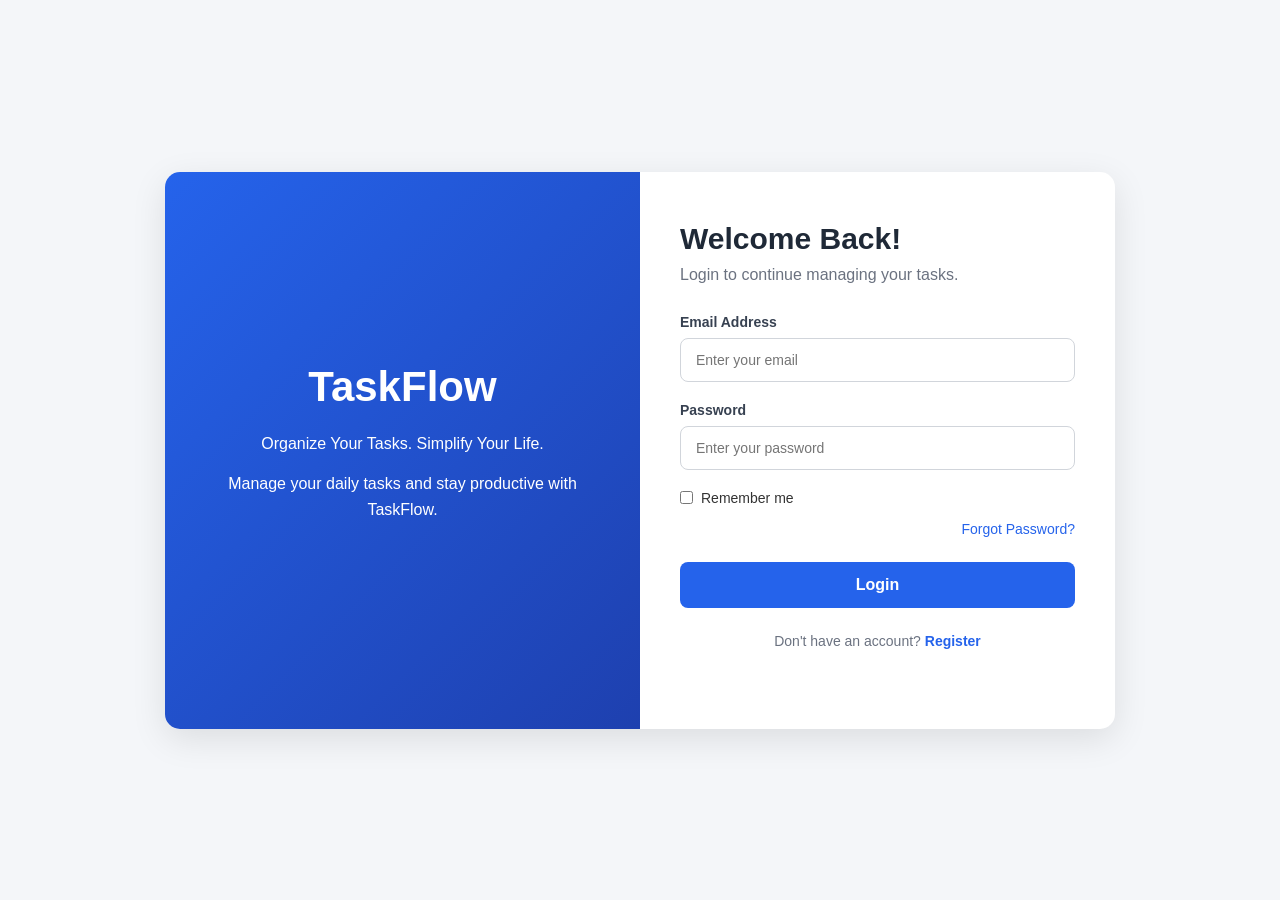
<file: index.html>
<!doctype html>
<html lang="en">
  <head>
    <meta charset="UTF-8" />
    <meta name="viewport" content="width=device-width, initial-scale=1.0" />

    <title>TaskFlow - Login</title>

    <link rel="stylesheet" href="css/style.css" />
  </head>

  <body>
    <main class="auth-container">
      <section class="branding">
        <h1>TaskFlow</h1>

        <p>Organize Your Tasks. Simplify Your Life.</p>

        <p>Manage your daily tasks and stay productive with TaskFlow.</p>
      </section>

      <section class="login-section">
        <h2>Welcome Back!</h2>

        <p>Login to continue managing your tasks.</p>

        <form action="#" method="post">
          <div class="form-group">
            <label for="email">Email Address</label>

            <input
            class="email"
              type="email"
              id="email"
              name="email"
              placeholder="Enter your email"
              required
            />
          </div>

          <div class="form-group">
            <label for="password">Password</label>

            <input
            class="password"
              type="password"
              id="password"
              name="password"
              placeholder="Enter your password"
              required
            />
          </div>

          <div class="remember-me">
            <input type="checkbox" id="remember" name="remember" class="checkbox" />

            <label for="remember">Remember me</label>
          </div>

          <a href="#" class="forgot-password"> Forgot Password? </a>

          <button type="submit" class="login-btn">Login</button>
        </form>

        <p class="register-link">
          Don't have an account?
          <a href="register.html">Register</a>
        </p>
      </section>
    </main>
    <script src="index.js"></script>
  </body>
</html>
</file>
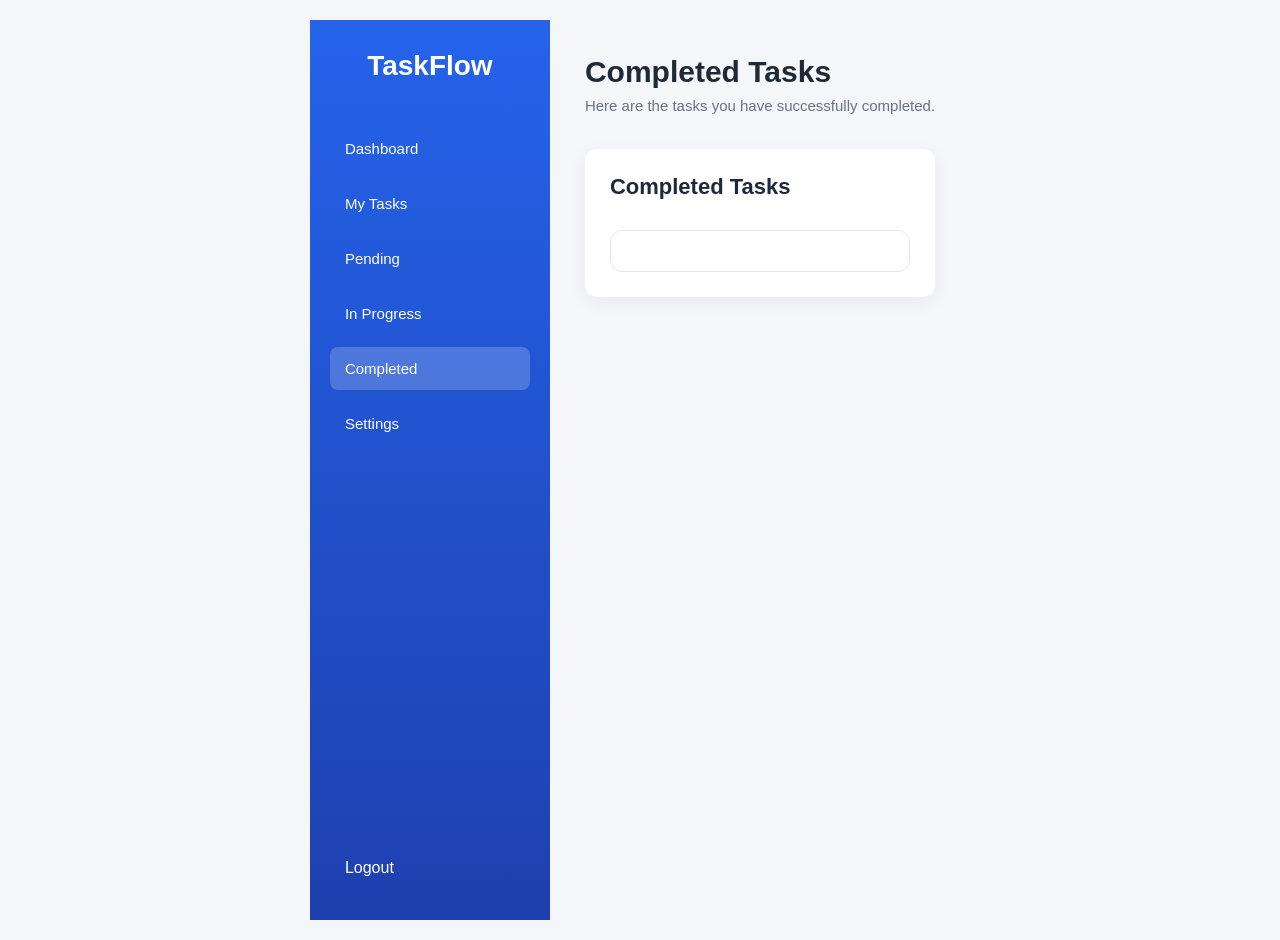
<file: completed.html>
<!DOCTYPE html>
<html lang="en">

<head>
    <meta charset="UTF-8">
    <meta name="viewport" content="width=device-width, initial-scale=1.0">

    <title>TaskFlow - Completed Tasks</title>

    <link rel="stylesheet" href="css/style.css">
</head>

<body>

    <div class="dashboard-container">

        <!-- Sidebar -->
        <aside class="sidebar">

            <h2 class="logo">TaskFlow</h2>

            <nav class="sidebar-nav">

                <a href="dashboard.html">Dashboard</a>
                <a href="tasks.html">My Tasks</a>
                <a href="pending.html">Pending</a>
                <a href="in-progress.html">In Progress</a>
                <a href="completed.html" class="active">Completed</a>
                <a href="settings.html">Settings</a></nav>

            <a href="index.html" class="logout-link">
                Logout
            </a>

        </aside>


        <!-- Main Content -->
        <main class="dashboard-main">

            <!-- Header -->
            <header class="dashboard-header">

                <div>
                    <h1>Completed Tasks</h1>

                    <p>
                        Here are the tasks you have successfully completed.
                    </p>
                </div>

            </header>


            <!-- Completed Tasks -->
            <section class="tasks-section">

                <div class="tasks-header">

                    <h2>Completed Tasks</h2>

                </div>

                <!-- Task 1 -->
                <div class="task-item">

                    <!-- <div class="task-info">

                        <h3>Design TaskFlow Dashboard</h3>

                        <p class="task-description">
                            Complete the layout and styling of the TaskFlow dashboard.
                        </p>

                        <div class="task-details">
                            <span class="priority high">Priority: High</span>
                            <span class="task-status completed-status">Status: Completed</span>
                            <span>Category: Work</span>
                            <span>Due Date: Oct 3, 2026</span>
                            <span Due Time: 6:00 PM</span>
                        </div>
                    </div> -->
                  </div>

                </div>

            </section>

        </main>

    </div>



    <script>

const Todolist = JSON.parse(localStorage.getItem('Todolists')) || [];

        Todolist.forEach((task) => {

            if(task.status === 'completed'){

                const taskItem = document.createElement('div');
                taskItem.classList.add('task-item');

                taskItem.innerHTML = `
                    <div class="task-info">
                        <h3>${task.title}</h3>
                        <p>${task.description}</p>
                        <div class="task-details">
                            <span class="priority ${task.priority}">Priority: ${task.priority.charAt(0).toUpperCase() + task.priority.slice(1)}</span>
                            <span class="task-status completed-status">Status: ${task.status.charAt(0).toUpperCase() + task.status.slice(1)}</span>
                            <span>Category: ${task.category.charAt(0).toUpperCase() + task.category.slice(1)}</span>
                            <span>Due Date: ${new Date(task.dueDate).toLocaleDateString()}</span>
                            <span>Due Time: ${task.dueTime}</span>
                        </div>
                    </div>
                `;

                document.querySelector('.tasks-section').appendChild(taskItem);
            }
            





        });



    </script>
</body>

</html>
</file>
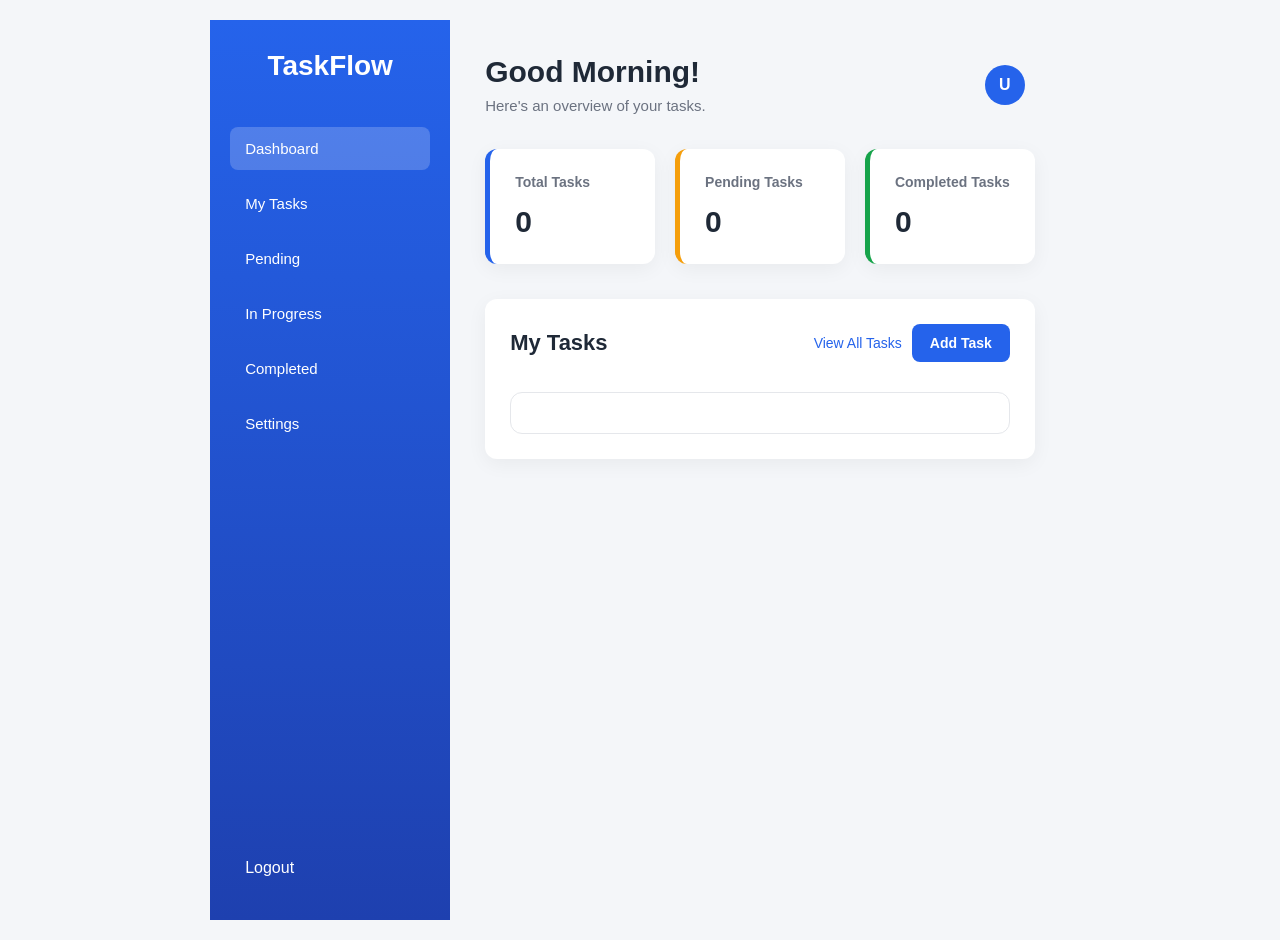
<file: dashboard.html>
<!doctype html>
<html lang="en">
  <head>
    <meta charset="UTF-8" />

    <meta name="viewport" content="width=device-width, initial-scale=1.0" />

    <title>TaskFlow - Dashboard</title>

    <link rel="stylesheet" href="css/style.css" />
  </head>

  <body>
    <!-- Main Dashboard Layout -->
    <div class="dashboard-container">
      <!-- Sidebar -->
      <aside class="sidebar">
        <h2 class="logo">TaskFlow</h2>

        <nav class="sidebar-nav">
          <a href="#" class="active">Dashboard</a>
          <a href="tasks.html" class="sidebar-link">My Tasks</a>
          <a href="pending.html" class="sidebar-link"> Pending</a>
          <a href="in-progress.html" class="sidebar-link">In Progress </a>
          <a href="completed.html">Completed</a>
          <a href="settings.html">Settings</a>
        </nav>

        <a href="index.html" class="logout-link"> Logout </a>
      </aside>

      <!-- Main Content -->
      <main class="dashboard-main">
        <!-- Top Header -->
        <header class="dashboard-header">
          <div>
            <h1>Good Morning!</h1>

            <p>Here's an overview of your tasks.</p>
          </div>

          <div class="user-profile">
            <span class="profile-icon">U</span>

            <span class="Username">Username</span>
          </div>
        </header>

        <!-- Statistics Cards -->
        <section class="stats-container">
          <div class="stat-card">
            <h3>Total Tasks</h3>

            <p id="Total">12</p>
          </div>

          <div class="stat-card pending">
            <h3>Pending Tasks</h3>

            <p id="pending">5</p>
          </div>

          <div class="stat-card completed">
            <h3>Completed Tasks</h3>

            <p id="completed">7</p>

          </div>

        </section>

        <!-- Tasks Section -->
        <section class="tasks-section">
        <div class="tasks-header">

        <h2>My Tasks</h2>

        <div class="task-header-actions">

        <a href="tasks.html" class="view-all-btn">
            View All Tasks
        </a>

        <a href="task.html" class="add-task-btn">
             Add Task
        </a>

       </div>

     </div>

          <div class="task-item">

            <!-- <div class="task-info">

              <h3>Complete My Project</h3>

              <p class="task-description">
                Check if my codes are correct and ready to be hosted.
                
              </p>

              <div class="task-details">
                <span class="priority high"> Priority: High </span>

                <span class="task-status pending-status">
                  Status: Pending
                </span>

                <span> Category: School </span>

                <span> Due Date: Oct 5, 2026 </span>

                <span> Due Time: 5:00 PM </span>
              </div>

            </div> -->

          </div>

          <!-- Task 2 -->
          <!-- <div class="task-item">
            <div class="task-info">
              <h3>Buy Garri</h3>

              <p class="task-description">
                Review if my Garri is still intact and much
              </p>

              <div class="task-details">
                <span class="priority medium">Priority: Medium</span>
                <span class="task-status progress-status"
                  >Status: In Progress</span
                >
                <span>Category: Personal</span>
                <span>Due Date: Oct 7, 2026</span>
                <span>Due Time: 3:00 PM</span>

              </div>

            </div>

          </div> -->

        </section>

      </main>

    </div>

    <script src="dashboard.js"></script>
  </body>
</html>
</file>
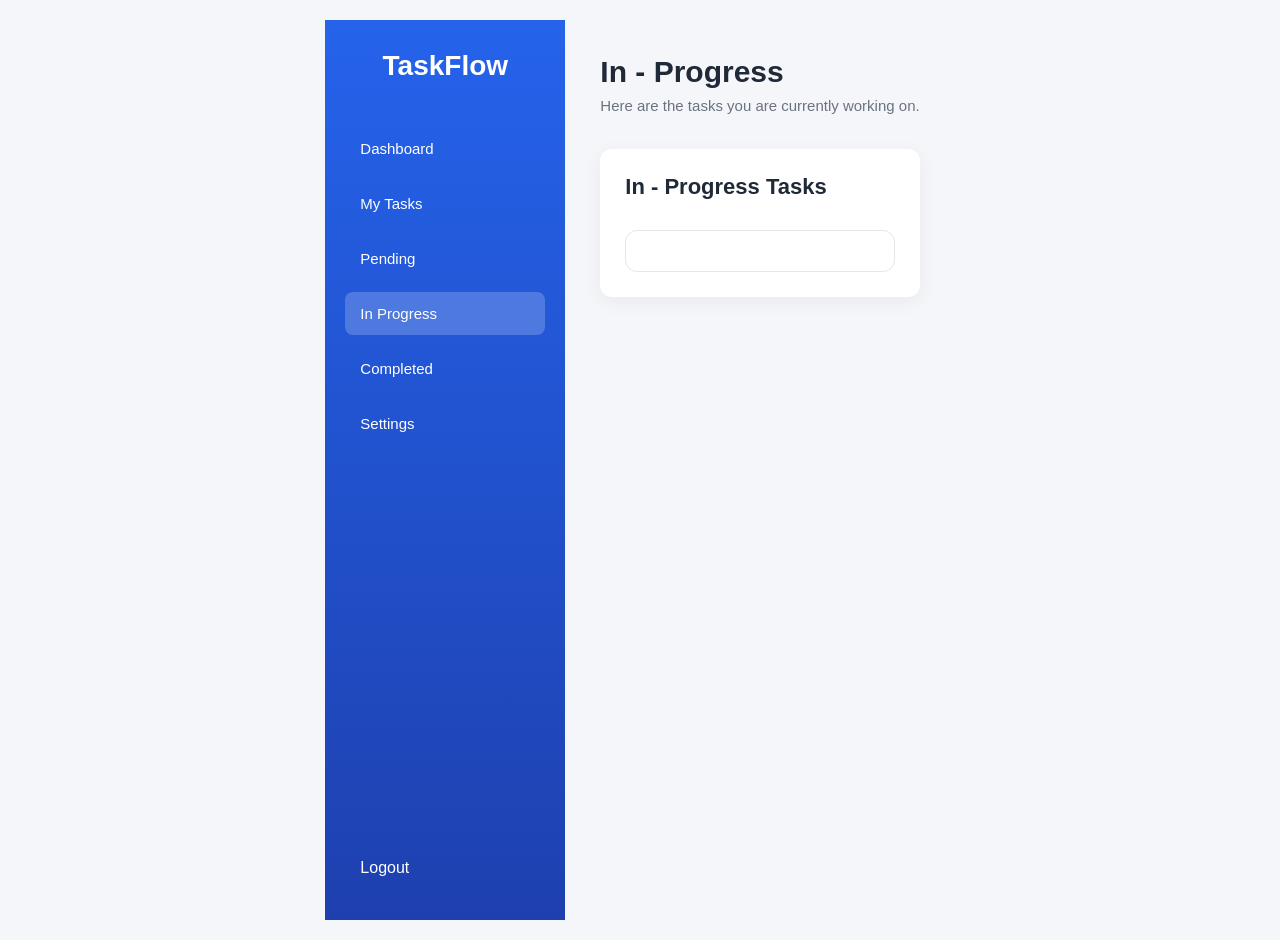
<file: in-progress.html>
<!DOCTYPE html>
<html lang="en">

<head>
    <meta charset="UTF-8">
    <meta name="viewport" content="width=device-width, initial-scale=1.0">

    <title>TaskFlow - In Progress</title>

    <link rel="stylesheet" href="css/style.css">
</head>

<body>

    <div class="dashboard-container">

        <aside class="sidebar">

            <h2 class="logo">TaskFlow</h2>

            <nav class="sidebar-nav">

            <a href="dashboard.html">Dashboard</a>
            <a href="tasks.html">My Tasks</a>
            <a href="pending.html">Pending</a>
            <a href="in-progress.html" class="active">In Progress</a>
            <a href="completed.html">Completed</a>
            <a href="settings.html">Settings</a>

            </nav>

            <a href="index.html" class="logout-link">
                Logout
            </a>

        </aside>


        <!-- Main Content -->
        <main class="dashboard-main">

            <!-- Header -->
            <header class="dashboard-header">

                <div>
                    <h1>In - Progress</h1>

                    <p>
                        Here are the tasks you are currently working on.
                    </p>
                </div>

            </header>


            <!-- In Progress Tasks -->
            <section class="tasks-section">

                <div class="tasks-header">

                    <h2>In - Progress Tasks</h2>

                </div>


                <!-- In Progress Task -->
                <div class="task-item">

                    <!-- <div class="task-info">

                        <h3>Buy Garri</h3>

                        <p>
                            Review if my Garri is still intact and much.
                        </p>

                         <div class="task-details">
                            <span class="priority medium">Medium: medium</span>
                            <span class="task-status progress-status">Status:In - Progress</span>
                            <span>Category: School</span>
                            <span>Due Date: Oct 7, 2026</span>
                            <span>Due Time: 3:00 PM</span>
                        </div>

                    </div> -->

                </div>

            </section>

        </main>

    </div>
    <script>

const Todolist = JSON.parse(localStorage.getItem('Todolists')) || [];

 Todolist.forEach((task) => {

            if(task.status === 'in-progress') {

                const taskItem = document.createElement('div');
                taskItem.classList.add('task-item');

                taskItem.innerHTML = `
                    <div class="task-info">
                        <h3>${task.title}</h3>
                        <p>${task.description}</p>
                        <div class="task-details">
                            <span class="priority ${task.priority}">Priority: ${task.priority.charAt(0).toUpperCase() + task.priority.slice(1)}</span>
                            <span class="task-status pending-status">Status: ${task.status.charAt(0).toUpperCase() + task.status.slice(1)}</span>
                            <span>Category: ${task.category.charAt(0).toUpperCase() + task.category.slice(1)}</span>
                            <span>Due Date: ${new Date(task.dueDate).toLocaleDateString()}</span>
                            <span>Due Time: ${task.dueTime}</span>
                        </div>
                    </div>
                `;

                document.querySelector('.tasks-section').appendChild(taskItem);
            }
            





        });








    </script>

</body>

</html>
</file>
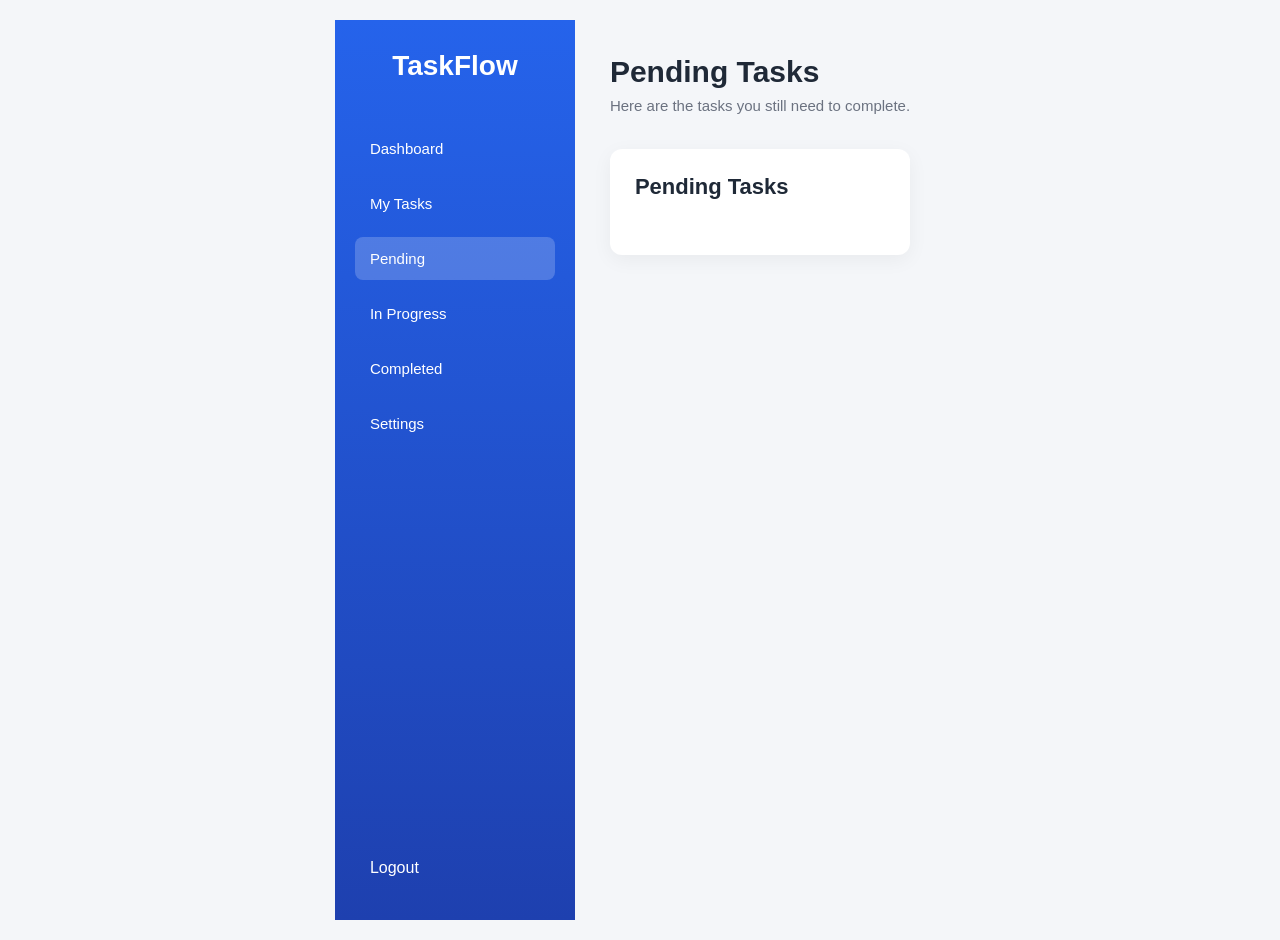
<file: pending.html>
<!DOCTYPE html>
<html lang="en">

<head>
    <meta charset="UTF-8">
    <meta name="viewport" content="width=device-width, initial-scale=1.0">

    <title>TaskFlow - Pending Tasks</title>

    <link rel="stylesheet" href="css/style.css">
</head>

<body>

    <div class="dashboard-container">

        <!-- Sidebar -->
        <aside class="sidebar">

            <h2 class="logo">TaskFlow</h2>

            <nav class="sidebar-nav">

                <a href="dashboard.html">Dashboard</a>
                <a href="tasks.html">My Tasks</a>
                <a href="pending.html" class="active">Pending</a>
                <a href="in-progress.html">In Progress</a>
                <a href="completed.html">Completed</a>
                <a href="settings.html">Settings</a>

            </nav>

            <a href="index.html" class="logout-link">
                Logout
            </a>

        </aside>


        <!-- Main Content -->
        <main class="dashboard-main">

            <!-- Header -->
            <header class="dashboard-header">

                <div>
                    <h1>Pending Tasks</h1>

                    <p>
                        Here are the tasks you still need to complete.
                    </p>
                </div>

            </header>


            <!-- Pending Tasks -->
            <section class="tasks-section">

                <div class="tasks-header">

                    <h2>Pending Tasks</h2>

                </div>


                <!-- Pending Task -->
                <!-- <div class="task-item">

                    <div class="task-info">

                        <h3>Complete My Project</h3>

                        <p>
                            Check if my codes is correct and ready to be hosted.
                        </p>

                        <div class="task-details">
                            <span class="priority high">Priority: High</span>
                            <span class="task-status pending-status">Status: Pending</span>
                            <span>Category: School</span>
                            <span>Due Date: Oct 5, 2026</span>
                            <span>Due Time: 5:00 PM</span>
                        </div>

                    </div>

                </div> -->

            </section>

        </main>

    </div>





    <script>

        const Todolist = JSON.parse(localStorage.getItem('Todolists')) || [];

        Todolist.forEach((task) => {

            if(task.status === 'pending'){

                const taskItem = document.createElement('div');
                taskItem.classList.add('task-item');

                taskItem.innerHTML = `
                    <div class="task-info">
                        <h3>${task.title}</h3>
                        <p>${task.description}</p>
                        <div class="task-details">
                            <span class="priority ${task.priority}">Priority: ${task.priority.charAt(0).toUpperCase() + task.priority.slice(1)}</span>
                            <span class="task-status pending-status">Status: ${task.status.charAt(0).toUpperCase() + task.status.slice(1)}</span>
                            <span>Category: ${task.category.charAt(0).toUpperCase() + task.category.slice(1)}</span>
                            <span>Due Date: ${new Date(task.dueDate).toLocaleDateString()}</span>
                            <span>Due Time: ${task.dueTime}</span>
                        </div>
                    </div>
                `;

                document.querySelector('.tasks-section').appendChild(taskItem);
            }
            





        });






    </script>

</body>

</html>
</file>
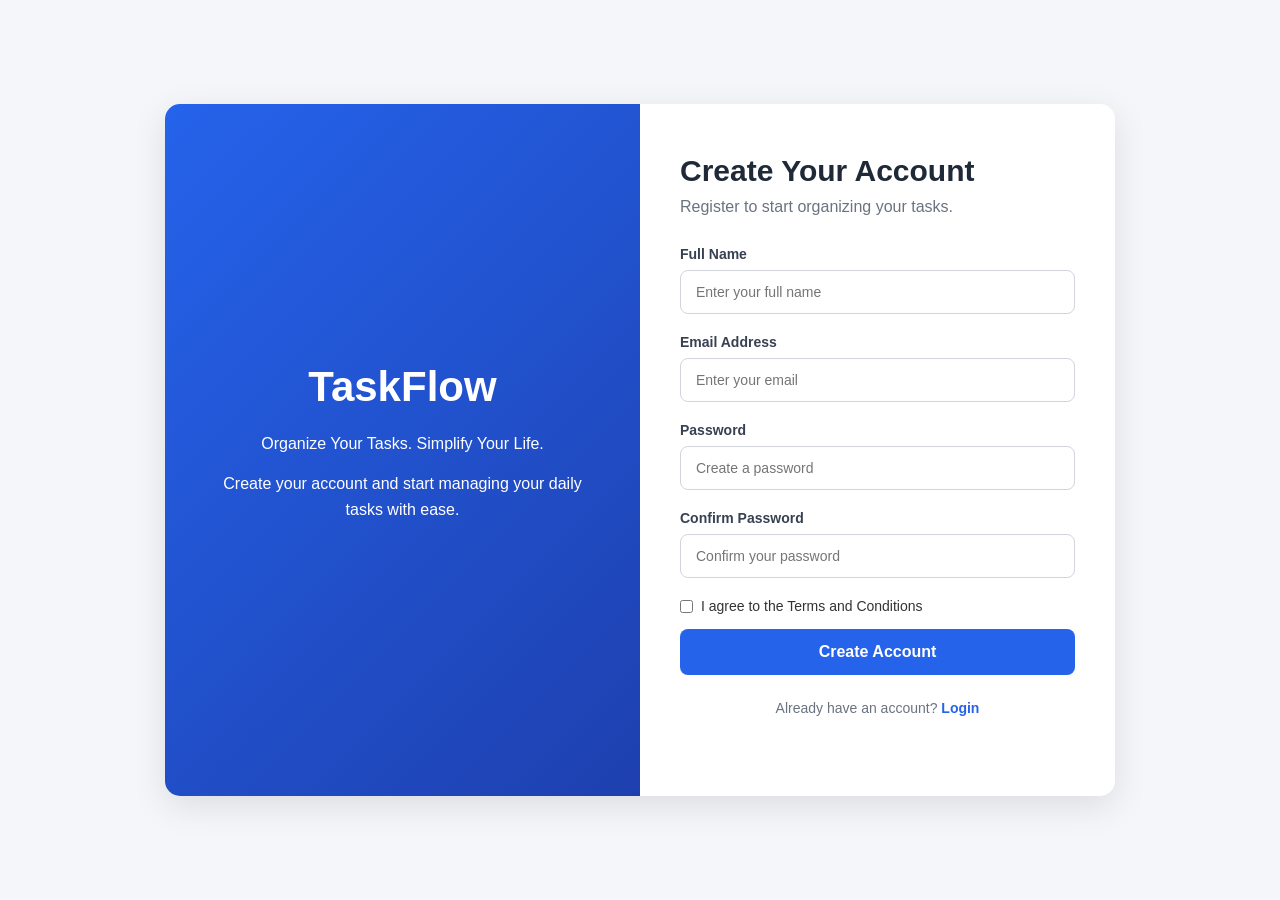
<file: register.html>
<!DOCTYPE html>
<html lang="en">
<head>
    <meta charset="UTF-8">
    <meta name="viewport" content="width=device-width, initial-scale=1.0">

    <title>TaskFlow - Register</title>
    
    <link rel="stylesheet" href="css/style.css">
</head>
<body>

    <!-- Main Authentication Container -->
    <main class="auth-container">

        <!-- Branding Section -->
        <section class="branding">

            <h1>TaskFlow</h1>

            <p>Organize Your Tasks. Simplify Your Life.</p>

            <p>
                Create your account and start managing
                your daily tasks with ease.
            </p>

        </section>


        <!-- Registration Section -->
        <section class="login-section">

            <h2>Create Your Account</h2>

            <p>Register to start organizing your tasks.</p>


            <!-- Registration Form -->
            <form class="register_form" action="#" method="post">

                <!-- Full Name -->
                <div class="form-group">

                    <label for="fullname">Full Name</label>

                    <input
                    class="fullname"
                        type="text"
                        id="fullname"
                        name="fullname"
                        placeholder="Enter your full name"
                        required
                    >

                </div>


                <!-- Email -->
                <div class="form-group">

                    <label for="email">Email Address</label>

                    <input
                    class="email"
                        type="email"
                        id="email"
                        name="email"
                        placeholder="Enter your email"
                        required
                    >

                </div>


                <!-- Password -->
                <div class="form-group">

                    <label for="password">Password</label>

                    <input
                    class="password"
                        type="password"
                        id="password"
                        name="password"
                        placeholder="Create a password"
                        required
                    >

                </div>


                <!-- Confirm Password -->
                <div class="form-group">

                    <label for="confirm-password">
                        Confirm Password
                    </label>

                    <input
                    class="confirm-password"
                        type="password"
                        id="confirm-password"
                        name="confirm-password"
                        placeholder="Confirm your password"
                        required
                    >

                </div>


                <!-- Terms and Conditions -->
                <div class="remember-me">

                    <input
                    class="checkbox"
                        type="checkbox"
                        id="terms"
                        name="terms"
                        required
                    >

                    <label for="terms">
                        I agree to the Terms and Conditions
                    </label>

                </div>


                <!-- Register Button -->
                <button type="submit" class="login-btn">
                    Create Account
                </button>

            </form>


            <!-- Login Link -->
            <p class="register-link">

                Already have an account?

                <a href="index.html">Login</a>

            </p>

        </section>

    </main>
    <script src="register.js"></script>

</body>
</html>
</file>
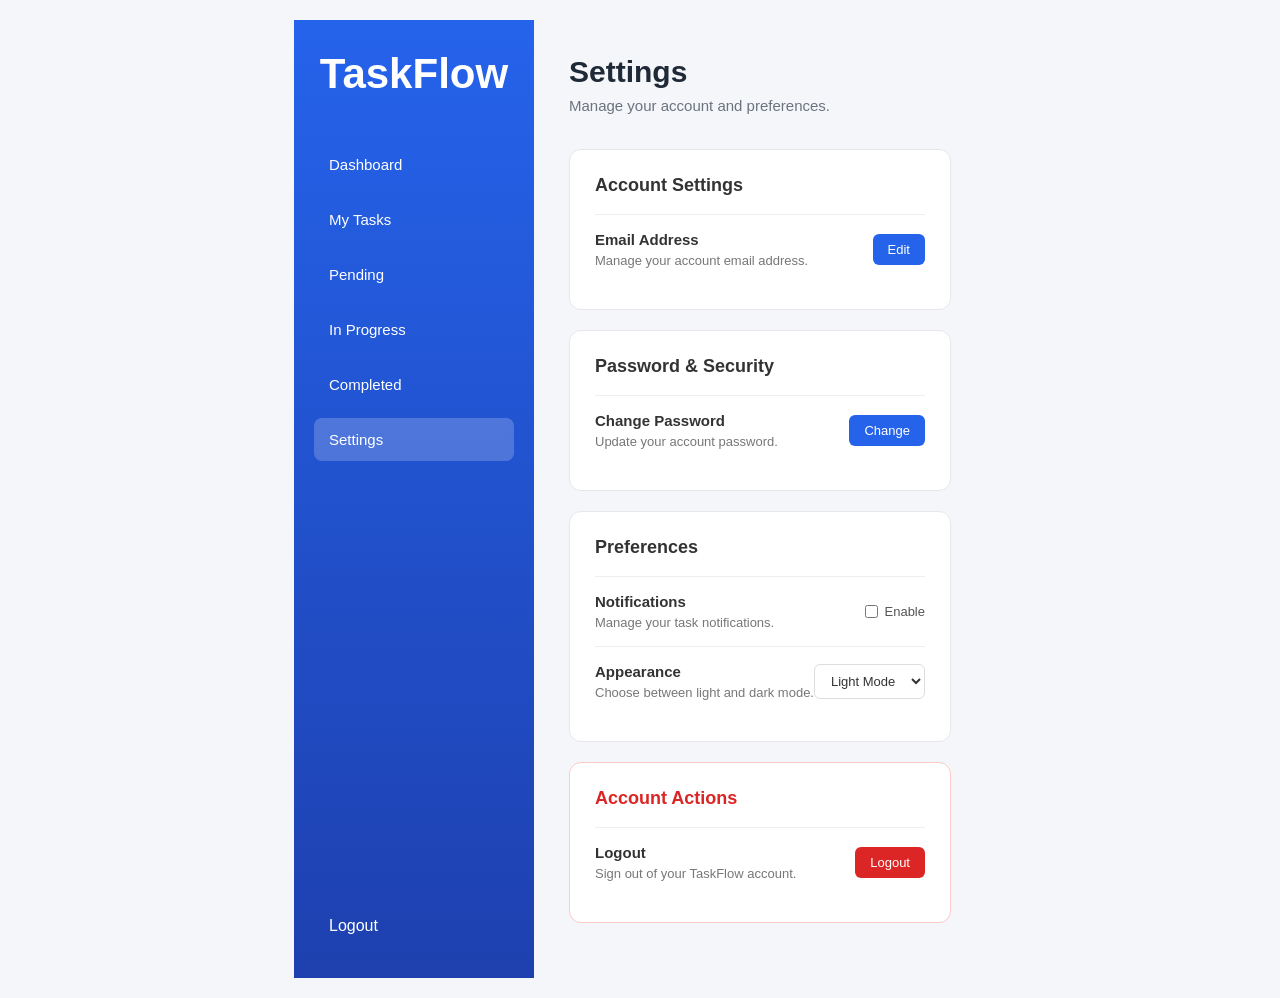
<file: settings.html>
<!DOCTYPE html>
<html lang="en">

<head>
    <meta charset="UTF-8">
    <meta name="viewport" content="width=device-width, initial-scale=1.0">

    <title>TaskFlow - Settings</title>

    <link rel="stylesheet" href="css/style.css">
</head>

<body>

    <div class="dashboard-container">

        <!-- Sidebar -->
        <aside class="sidebar">

            <div class="logo">
                <h2>TaskFlow</h2>
            </div>

            <nav class="sidebar-nav">

                <a href="dashboard.html">Dashboard</a>
                <a href="tasks.html">My Tasks</a>
                <a href="pending.html">Pending</a>
                <a href="in-progress.html">In Progress</a>
                <a href="completed.html">Completed</a>
                <a href="settings.html" class="active">Settings
                </a>

            </nav>

            <a href="index.html" class="logout-link">
                Logout
            </a>

        </aside>


        <!-- Main Content -->
        <main class="dashboard-main">

            <!-- Header -->
            <header class="dashboard-header">

                <div>
                    <h1>Settings</h1>

                    <p>
                        Manage your account and preferences.
                    </p>
                </div>

            </header>


            <!-- Settings Content -->
            <section class="settings-section">

                <!-- Account Settings -->
                <div class="settings-card">

                    <h2>Account Settings</h2>

                    <div class="setting-item">

                        <div>
                            <h3>Email Address</h3>
                            <p>Manage your account email address.</p>
                        </div>

                        <button>Edit</button>

                    </div>

                </div>


                <!-- Password Settings -->
                <div class="settings-card">

                    <h2>Password & Security</h2>

                    <div class="setting-item">

                        <div>
                            <h3>Change Password</h3>
                            <p>Update your account password.</p>
                        </div>

                        <button>Change</button>

                    </div>

                </div>


                <!-- Preferences -->
                <div class="settings-card">

                    <h2>Preferences</h2>

                    <div class="setting-item">

                        <div>
                            <h3>Notifications</h3>
                            <p>Manage your task notifications.</p>
                        </div>

                        <label>
                            <input type="checkbox">
                            Enable
                        </label>

                    </div>

                    <div class="setting-item">

                    <div>
                    <h3>Appearance</h3>
                      <p>Choose between light and dark mode.</p>
                    </div>

                   <select class="theme-select">
                   <option value="light">Light Mode</option>
                   <option value="dark">Dark Mode</option>
            </select>

       </div>      

                </div>


                <!-- Account Actions -->
                <div class="settings-card danger-zone">

                    <h2>Account Actions</h2>

                    <div class="setting-item">

                        <div>
                            <h3>Logout</h3>
                            <p>Sign out of your TaskFlow account.</p>
                        </div>

                        <a href="index.html" class="logout-button">
                            Logout
                        </a>

                    </div>

                </div>

            </section>

        </main>

    </div>

    <script>



    </script>
</body>

</html>
</file>
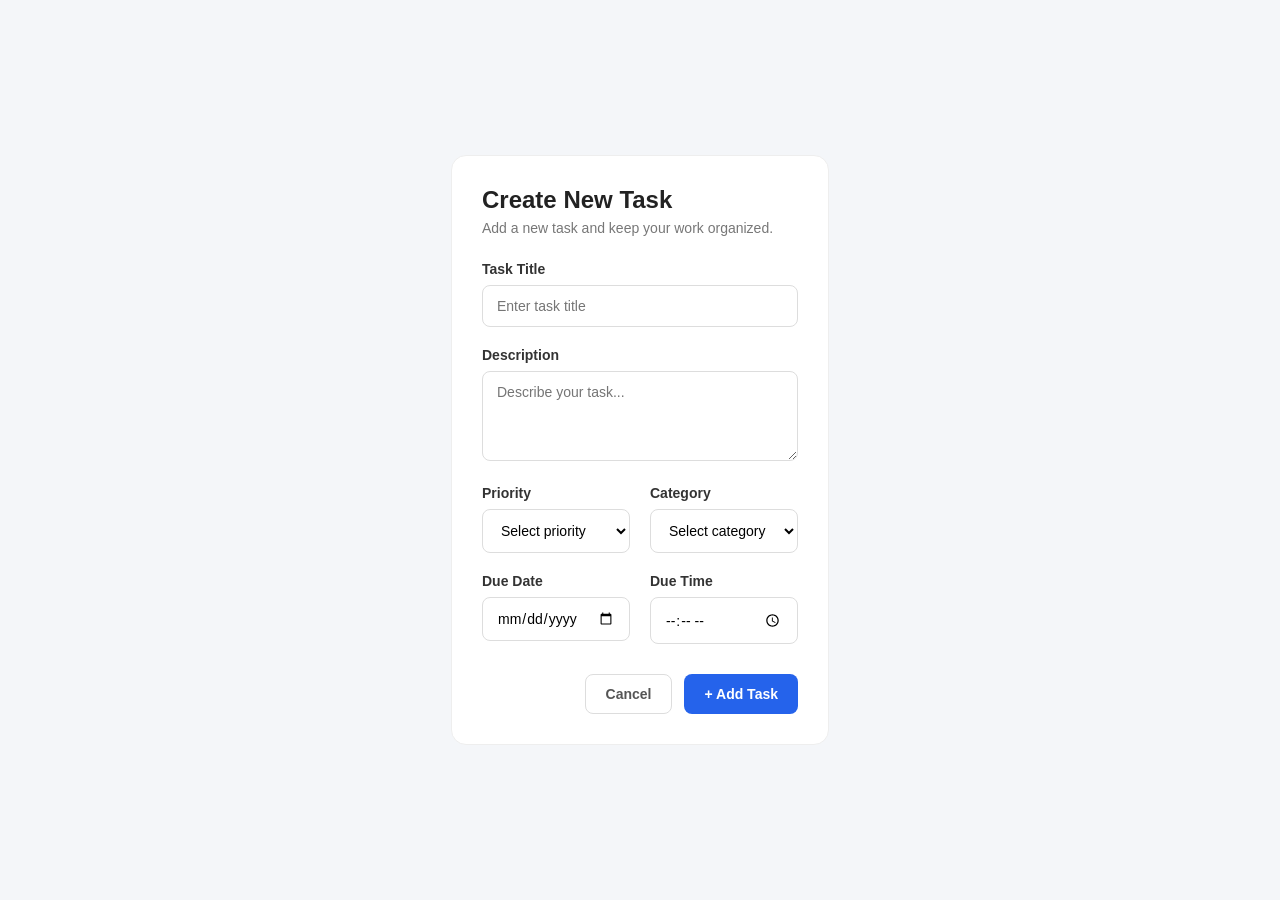
<file: task.html>
<!DOCTYPE html>
<html lang="en">

<head>
    <meta charset="UTF-8">
    <meta name="viewport" content="width=device-width, initial-scale=1.0">

    <title>TaskFlow - Add Task</title>

    <link rel="stylesheet" href="css/style.css">
</head>

<body>

    <main class="task-page">

        <section class="task-form-section">

            <div class="task-form-header">
                <h2>Create New Task</h2>
                <p>Add a new task and keep your work organized.</p>
            </div>

            <form class="task-form">

                <div class="form-group">
                    <label for="task-title">Task Title</label>

                    <input
                        type="text"
                        id="task-title"
                        placeholder="Enter task title"
                        required
                    >
                </div>


                <div class="form-group">
                    <label for="task-description">Description</label>

                    <textarea
                        id="task-description"
                        placeholder="Describe your task..."
                        rows="4"
                    ></textarea>
                </div>


                <div class="form-row">

                    <div class="form-group">
                        <label for="priority">Priority</label>

                        <select id="priority">
                            <option value="">Select priority</option>
                            <option value="high">High</option>
                            <option value="medium">Medium</option>
                            <option value="low">Low</option>
                        </select>
                    </div>


                    <div class="form-group">
                        <label for="category">Category</label>

                        <select id="category">
                            <option value="">Select category</option>
                            <option value="work">Work</option>
                            <option value="school">School</option>
                            <option value="personal">Personal</option>
                            <option value="shopping">Shopping</option>
                        </select>
                    </div>

                </div>


                <div class="form-row">

                    <div class="form-group">
                        <label for="due-date">Due Date</label>

                        <input type="date" id="due-date">
                    </div>


                    <div class="form-group">
                        <label for="due-time">Due Time</label>

                        <input type="time" id="due-time">
                    </div>

                </div>


                <div class="task-form-buttons">

                    <button type="button" class="cancel-btn">
                        Cancel
                    </button>

                    <button type="submit" class="save-task-btn">
                        + Add Task
                    </button>

                </div>

            </form>

        </section>

    </main>

</body>
   <script src="task.js"></script>
</html>
</file>
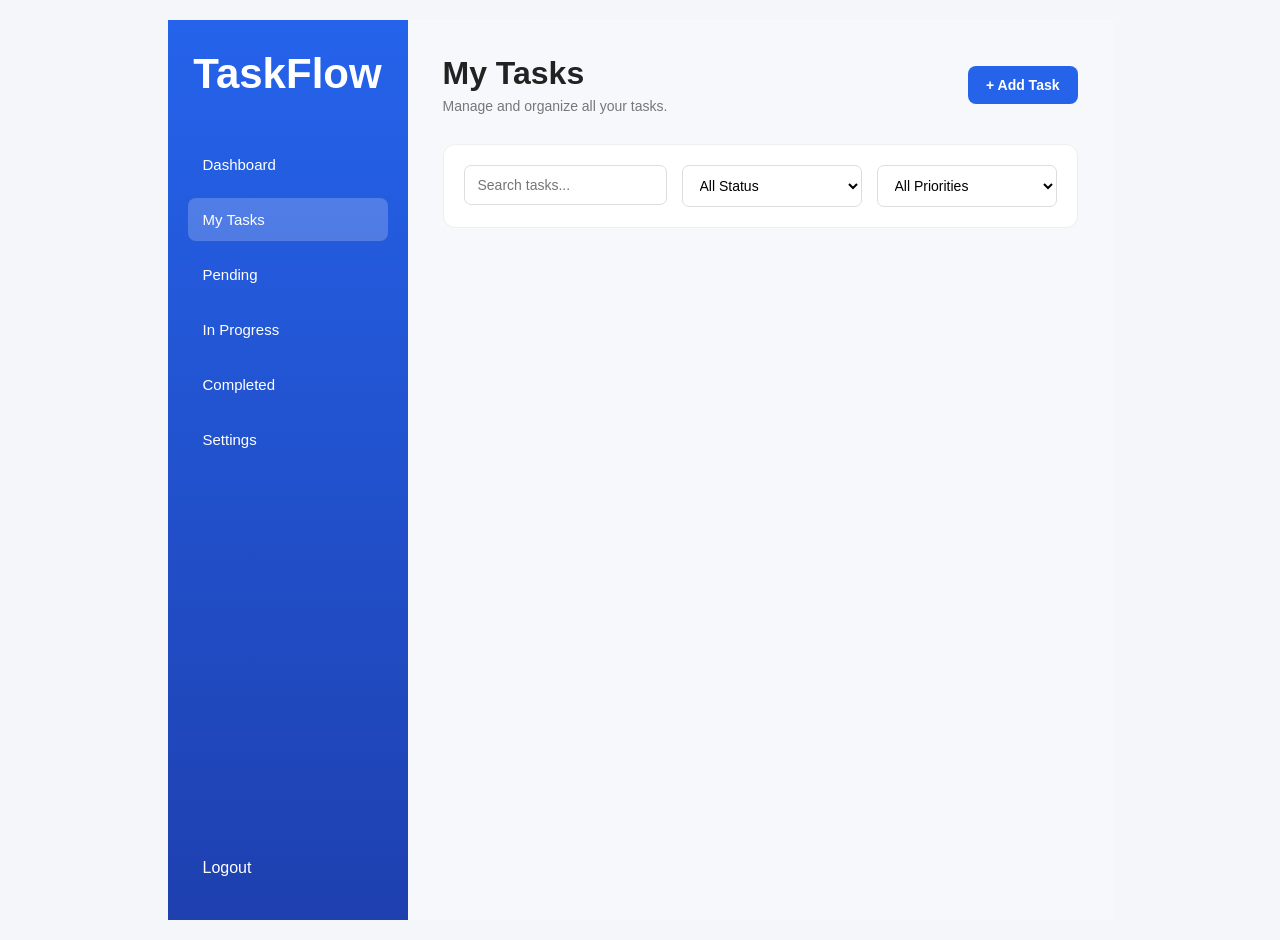
<file: tasks.html>
<!DOCTYPE html>
<html lang="en">
<head>
  <meta charset="UTF-8">
  <meta name="viewport" content="width=device-width, initial-scale=1.0">

  <title>TaskFlow - My Tasks</title>

  <link rel="stylesheet" href="css/style.css">
</head>

<body>

  <div class="dashboard-container">

    <!-- Sidebar -->
    <aside class="sidebar">

      <div class="logo">
        <h2>TaskFlow</h2>
      </div>

      <nav class="sidebar-nav">
        <a href="dashboard.html">Dashboard</a>
        <a href="tasks.html" class="active">My Tasks</a>
        <a href="pending.html">Pending</a>
        <a href="in-progress.html">In Progress</a>
        <a href="completed.html">Completed</a>
         <a href="settings.html">Settings</a>
      </nav>
       <a href="index.html" class="logout-link">Logout</a>
  
    </aside>


    <!-- Main Content -->
    <main class="tasks-main">

      <!-- Page Header -->
      <div class="tasks-header">

        <div>
          <h1>My Tasks</h1>
          <p>Manage and organize all your tasks.</p>
        </div>

        <a href="task.html" class="add-task-btn">
          + Add Task
        </a>

      </div>


      <!-- Search and Filters -->
      <div class="task-controls">

        <div class="task-search">
          <input
            type="text"
            placeholder="Search tasks..."
          >
        </div>

        <select>
          <option value="">All Status</option>
          <option value="pending">Pending</option>
          <option value="in-progress">In Progress</option>
          <option value="completed">Completed</option>
        </select>

        <select>
          <option value="">All Priorities</option>
          <option value="high">High</option>
          <option value="medium">Medium</option>
          <option value="low">Low</option>
        </select>

      </div>


      <!-- Tasks List -->
      <section class="tasks-list">

        <!-- Task 1 -->
        <!-- <div class="task-card">

          <div class="task-check">
            <input type="checkbox">
          </div>

          <div class="task-info">

            <h3>Complete My Project</h3>

            <p>
              Check if my code are correct and ready to be hosted.
            </p>

            <div class="task-meta">
              <span class="priority high">High</span>
              <span>School</span>
              <span>Due: Oct 5, 2026</span>
            </div>

          </div>

          <div class="task-status">
            <select>
              <option value="pending">Pending</option>
              <option value="in-progress">In Progress</option>
              <option value="completed">Completed</option>
            </select>
          </div>

          <div class="task-actions">
            <button class="edit-btn">Edit</button>
            <button class="delete-btn">Delete</button>
          </div>

        </div> -->


        <!-- Task 2 -->
        <!-- <div class="task-card">

          <div class="task-check">
            <input type="checkbox">
          </div>

          <div class="task-info">

            <h3>Buy Garri</h3>

            <p>

              
              Review if my Garri is still intact and much.
            </p>

            <div class="task-meta">
              <span class="priority medium">Medium</span>
              <span>Personal</span>
              <span>Due: Oct 7, 2026</span>
            </div>

          </div>

          <div class="task-status">
            <select>
              <option value="pending">Pending</option>
              <option value="in-progress">In Progress</option>
              <option value="completed">Completed</option>
            </select>
          </div>

          <div class="task-actions">
            <button class="edit-btn">Edit</button>
            <button class="delete-btn">Delete</button>
          </div>

        </div> -->


        <!-- Task 3 -->
        <!-- <div class="task-card">

          <div class="task-check">
            <input type="checkbox">
          </div>

          <div class="task-info">

            <h3>Buy Groceries</h3>

            <p>
              Buy food items and other things needed for the week.
            </p>

            <div class="task-meta">
              <span class="priority low">Low</span>
              <span>Personal</span>
              <span>Due: Oct 8, 2026</span>
            </div>

          </div>

          <div class="task-status">
            <select>
              <option value="pending">Pending</option>
              <option value="in-progress">In Progress</option>
              <option value="completed">Completed</option>
            </select>
          </div>

          <div class="task-actions">
            <button class="edit-btn">Edit</button>
            <button class="delete-btn">Delete</button>
          </div>

        </div> -->

      </section>

    </main>

  </div>
  <script src="tasks.js"></script>

</body>
</html>
</file>
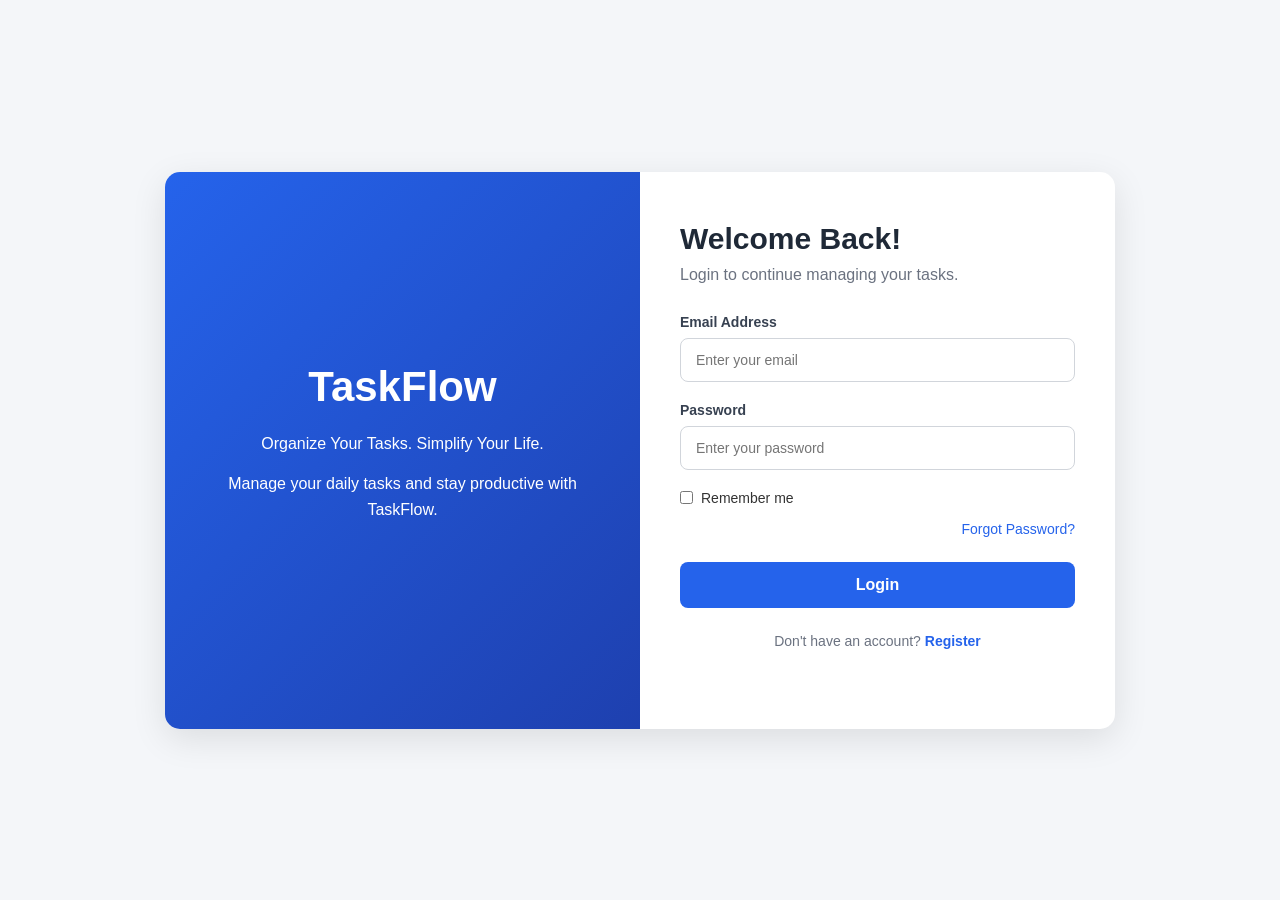
<file: todo.html>
<!doctype html>
<html lang="en">
  <head>
    <meta charset="UTF-8" />
    <meta name="viewport" content="width=device-width, initial-scale=1.0" />

    <title>TaskFlow - Login</title>

    <!-- Link CSS -->
    <link rel="stylesheet" href="css/style.css" />
  </head>

  <body>
    <main class="auth-container">
      <section class="branding">
        <h1>TaskFlow</h1>

        <p>Organize Your Tasks. Simplify Your Life.</p>

        <p>Manage your daily tasks and stay productive with TaskFlow.</p>
      </section>

      <section class="login-section">
        <h2>Welcome Back!</h2>

        <p>Login to continue managing your tasks.</p>

        <form action="#" method="post">
          <div class="form-group">
            <label for="email">Email Address</label>

            <input
            class="email"
              type="email"
              id="email"
              name="email"
              placeholder="Enter your email"
              required
            />
          </div>

          <div class="form-group">
            <label for="password">Password</label>

            <input
            class="password"
              type="password"
              id="password"
              name="password"
              placeholder="Enter your password"
              required
            />
          </div>

          <div class="remember-me">
            <input type="checkbox" id="remember" name="remember" class="checkbox" />

            <label for="remember">Remember me</label>
          </div>

          <a href="#" class="forgot-password"> Forgot Password? </a>

          <button type="submit" class="login-btn">Login</button>
        </form>

        <p class="register-link">
          Don't have an account?
          <a href="register.html">Register</a>
        </p>
      </section>
    </main>
    <script src="login.js"></script>
  </body>
</html>
</file>
<file: css/style.css>
*{
    margin: 0;
    padding: 0;
    box-sizing: border-box;
} 
body {
    font-family: Arial, sans-serif;
    background-color: #f4f6f9;
    color: #333;
    min-height: 100vh;
    display: flex;
    justify-content: center;
    align-items: center;
    padding: 20px;
}
.auth-container {
    width: 100%;
    max-width: 950px;
    display: grid;
    grid-template-columns: 1fr 1fr;
    background-color: #ffffff;
    border-radius: 15px;
    overflow: hidden;
    box-shadow: 0 10px 35px rgba(0, 0, 0, 0.1);
}
.branding {
    background: linear-gradient(
        135deg,
        #2563eb,
        #1e40af
    );

    color: #ffffff;
    padding: 60px 40px;
    display: flex;
    flex-direction: column;
    justify-content: center;
    align-items: center;
    text-align: center;
}

.branding h1 {
    font-size: 42px;
    margin-bottom: 20px;
}

.branding p {
    font-size: 16px;
    line-height: 1.6;
    margin-bottom: 15px;
}
.login-section {
    padding: 50px 40px;
    display: flex;
    flex-direction: column;
    justify-content: center;
}

.login-section h2 {
    font-size: 30px;
    color: #1f2937;
    margin-bottom: 10px;
}

.login-section > p {
    color: #6b7280;
    margin-bottom: 30px;
}

.form-group {
    margin-bottom: 20px;
}

.form-group label {
    display: block;
    font-size: 14px;
    font-weight: bold;
    margin-bottom: 8px;
    color: #374151;
}

.form-group input {
    width: 100%;
    padding: 13px 15px;
    border: 1px solid #d1d5db;
    border-radius: 8px;
    font-size: 14px;
    outline: none;
    transition: border-color 0.3s ease,
                box-shadow 0.3s ease;
}

.form-group input:focus {
    border-color: #2563eb;
    box-shadow: 0 0 0 3px rgba(37, 99, 235, 0.1);
}

.remember-me {
    display: flex;
    align-items: center;
    gap: 8px;
    margin-bottom: 15px;
    font-size: 14px;
}

.remember-me input {
    cursor: pointer;
}

.forgot-password {
    display: block;
    color: #2563eb;
    font-size: 14px;
    text-decoration: none;
    margin-bottom: 25px;
    text-align: right;
}

.forgot-password:hover {
    text-decoration: underline;
}

.login-btn {
    width: 100%;
    padding: 14px;
    background-color: #2563eb;
    color: #ffffff;
    border: none;
    border-radius: 8px;
    font-size: 16px;
    font-weight: bold;
    cursor: pointer;
    transition: background-color 0.3s ease,
                transform 0.2s ease;
}

.login-btn:hover {
    background-color: #1d4ed8;
    transform: translateY(-2px);
}

.login-btn:active {
    transform: translateY(0);
}

.register-link {
    text-align: center;
    font-size: 14px;
    margin-top: 25px;
}

.register-link a {
    color: #2563eb;
    font-weight: bold;
    text-decoration: none;
}

.register-link a:hover {
    text-decoration: underline;
}

@media (max-width: 768px) {

    .auth-container {
        grid-template-columns: 1fr;
    }

    .branding {
        padding: 35px 25px;
    }

    .branding h1 {
        font-size: 32px;
    }

    .login-section {
        padding: 35px 25px;
    }

}

   /* DASHBOARD STYLING */

/* Dashboard Layout */

.dashboard-container {
    min-height: 100vh;
    display: flex;
    background-color: #f4f6f9;
}


/* Sidebar */

.sidebar {
    width: 240px;
    min-height: 100vh;
    background: linear-gradient(
        180deg,
        #2563eb,
        #1e40af
    );

    color: white;
    padding: 30px 20px;
    display: flex;
    flex-direction: column;
}


/* Logo */

.logo {
    font-size: 28px;
    text-align: center;
    margin-bottom: 45px;
}


/* Sidebar Navigation */

.sidebar-nav {
    display: flex;
    flex-direction: column;
    gap: 12px;
}

.sidebar-nav a {
    color: white;
    text-decoration: none;
    padding: 13px 15px;
    border-radius: 8px;
    font-size: 15px;
    transition: background-color 0.3s ease;
}

.sidebar-nav a:hover,
.sidebar-nav a.active {
    background-color: rgba(255, 255, 255, 0.2);
}


/* Logout */

.logout-link {
    margin-top: auto;
    color: white;
    text-decoration: none;
    padding: 13px 15px;
    border-radius: 8px;
    transition: background-color 0.3s ease;
}

.logout-link:hover {
    background-color: rgba(255, 255, 255, 0.2);
}


/* Main Dashboard Content */

.dashboard-main {
    flex: 1;
    padding: 35px;
}


/* Dashboard Header */

.dashboard-header {
    display: flex;
    justify-content: space-between;
    align-items: center;
    margin-bottom: 35px;
}

.dashboard-header h1 {
    color: #1f2937;
    font-size: 30px;
    margin-bottom: 8px;
}

.dashboard-header p {
    color: #6b7280;
    font-size: 15px;
}


/* User Profile */

.user-profile {
    display: flex;
    align-items: center;
    gap: 10px;
    color: #374151;
    font-weight: bold;
}

.profile-icon {
    width: 40px;
    height: 40px;
    display: flex;
    justify-content: center;
    align-items: center;
    background-color: #2563eb;
    color: white;
    border-radius: 50%;
}


/* Statistics Cards */

.stats-container {
    display: grid;
    grid-template-columns: repeat(3, 1fr);
    gap: 20px;
    margin-bottom: 35px;
}

.stat-card {
    background-color: white;
    padding: 25px;
    border-radius: 12px;
    box-shadow: 0 5px 20px rgba(0, 0, 0, 0.05);
    border-left: 5px solid #2563eb;
}

.stat-card h3 {
    color: #6b7280;
    font-size: 14px;
    margin-bottom: 15px;
}

.stat-card p {
    color: #1f2937;
    font-size: 30px;
    font-weight: bold;
}

.stat-card.pending {
    border-left-color: #f59e0b;
}

.stat-card.completed {
    border-left-color: #16a34a;
}


/* Tasks Section */

.tasks-section {
    background-color: white;
    padding: 25px;
    border-radius: 12px;
    box-shadow: 0 5px 20px rgba(0, 0, 0, 0.05);
}


/* Tasks Header */

.tasks-header {
    display: flex;
    justify-content: space-between;
    align-items: center;
    margin-bottom: 25px;
}

.tasks-header h2 {
    color: #1f2937;
    font-size: 22px;
}


/* Add Task Button */

.add-task-btn {
    background-color: #2563eb;
    color: white;
    border: none;
    border-radius: 8px;
    padding: 12px 18px;
    font-size: 14px;
    cursor: pointer;
    transition: background-color 0.3s ease;
}

.add-task-btn:hover {
    background-color: #1d4ed8;
}

/* Quick Task View */
.task-item {
    background: #fff;
    padding: 20px;
    border-radius: 12px;
    border: 1px solid #e5e7eb;
    margin-top: 15px;
}

.task-info h3 {
    margin-bottom: 8px;
    font-size: 18px;
}

.task-description {
    color: #666;
    margin-bottom: 15px;
    line-height: 1.5;
}

.task-details {
    display: flex;
    flex-wrap: wrap;
    gap: 10px;
    font-size: 14px;
}

.task-details span {
    background: #f5f5f5;
    padding: 6px 10px;
    border-radius: 6px;
    color: #555;
}

/* Priority */
.task-details .priority.high {
    background: #fee2e2;
    color: #dc2626;
}

/* Pending Status */
.task-details .pending-status {
    background: #fef3c7;
    color: #d97706;
}

.task-details .priority.medium {
    background: #fef3c7;
    color: #d97706;
}

.task-details .priority.low {
    background: #dcfce7;
    color: #16a34a;
}

.task-details .progress-status {
    background: #dbeafe;
    color: #2563eb;
}

.task-details .completed-status {
    background: #dcfce7;
    color: #16a34a;
}

.task-details .overdue-status {
    background: #fee2e2;
    color: #dc2626;
}

/* Overview task button */

.task-header-actions {
    display: flex;
    align-items: center;
    gap: 10px;
}

.view-all-btn {
    text-decoration: none;
    color: #2563eb;
    font-size: 14px;
    font-weight: 500;
}

.view-all-btn:hover {
    text-decoration: underline;
}


/* Dashboard Responsive Design */

@media (max-width: 900px) {

    .stats-container {
        grid-template-columns: 1fr;
    }

    .sidebar {
        width: 200px;
    }

    .dashboard-main {
        padding: 25px;
    }

}


@media (max-width: 600px) {

    .dashboard-container {
        flex-direction: column;
    }

    .sidebar {
        width: 100%;
        min-height: auto;
        padding: 20px;
    }

    .logo {
        margin-bottom: 20px;
    }

    .sidebar-nav {
        flex-direction: row;
        flex-wrap: wrap;
        justify-content: center;
    }

    .logout-link {
        margin-top: 15px;
        text-align: center;
    }

    .dashboard-main {
        padding: 20px;
    }

    .dashboard-header {
        flex-direction: column;
        align-items: flex-start;
        gap: 20px;
    }

    .task-item {
        flex-direction: column;
        align-items: flex-start;
    }

    .tasks-header {
        gap: 15px;
        flex-wrap: wrap;
    }

}

   /* TASK FORM */

.task-form-section {
  background: #ffffff;
  padding: 30px;
  border-radius: 15px;
  border: 1px solid #eeeeee;
  max-width: 800px;
  margin: 30px auto;
}

.task-form-header {
  margin-bottom: 25px;
}

.task-form-header h2 {
  color: #222;
  margin-bottom: 6px;
}

.task-form-header p {
  color: #777;
  font-size: 14px;
}

/* Form groups */

.task-form .form-group {
  margin-bottom: 20px;
}

.task-form label {
  display: block;
  margin-bottom: 8px;
  font-size: 14px;
  font-weight: 600;
  color: #333;
}

/* Inputs */

.task-form input,
.task-form textarea,
.task-form select {
  width: 100%;
  padding: 12px 14px;
  border: 1px solid #ddd;
  border-radius: 8px;
  font-size: 14px;
  font-family: inherit;
  outline: none;
  background: #fff;
  box-sizing: border-box;
}

/* Input focus */

.task-form input:focus,
.task-form textarea:focus,
.task-form select:focus {
  border-color: #2563eb;
  box-shadow: 0 0 0 3px rgba(37, 99, 235, 0.1);
}

/* Textarea */

.task-form textarea {
  resize: vertical;
}

/* Two columns */

.form-row {
  display: grid;
  grid-template-columns: 1fr 1fr;
  gap: 20px;
}

/* Buttons */

.task-form-buttons {
  display: flex;
  justify-content: flex-end;
  gap: 12px;
  margin-top: 10px;
}

.cancel-btn,
.save-task-btn {
  padding: 11px 20px;
  border-radius: 8px;
  cursor: pointer;
  font-size: 14px;
  font-weight: 600;
}

/* Cancel button */

.cancel-btn {
  background: #ffffff;
  border: 1px solid #ddd;
  color: #555;
}

.cancel-btn:hover {
  background: #f5f5f5;
}

/* Add task button */

.save-task-btn {
  background: #2563eb;
  border: none;
  color: #ffffff;
}

.save-task-btn:hover {
  background: #1d4ed8;
}

   /* MOBILE RESPONSIVENESS */

@media (max-width: 600px) {

  .task-form-section {
    padding: 20px;
    margin: 20px;
  }

  .form-row {
    grid-template-columns: 1fr;
    gap: 0;
  }

  .task-form-buttons {
    flex-direction: column;
  }

  .cancel-btn,
  .save-task-btn {
    width: 100%;
  }
}

.add-task-btn {
  text-decoration: none;
}

   /* MY TASKS PAGE */

.tasks-main {
  flex: 1;
  padding: 35px;
  background: #f7f8fc;
  min-height: 100vh;
}


/* Page Header */

.tasks-header {
  display: flex;
  justify-content: space-between;
  align-items: center;
  margin-bottom: 30px;
}

.tasks-header h1 {
  margin: 0 0 6px;
  color: #222;
}

.tasks-header p {
  margin: 0;
  color: #777;
  font-size: 14px;
}


/* Add Task Button */

.add-task-btn {
  text-decoration: none;
  display: inline-block;
  padding: 11px 18px;
  background: #2563eb;
  color: white;
  border-radius: 8px;
  font-size: 14px;
  font-weight: 600;
}

.add-task-btn:hover {
  background: #1d4ed8;
}


/* Search and Filters */

.task-controls {
  background: white;
  padding: 20px;
  border-radius: 12px;
  border: 1px solid #eeeeee;
  display: flex;
  gap: 15px;
  margin-bottom: 25px;
}

.task-search {
  flex: 1;
}

.task-search input,
.task-controls select {
  width: 100%;
  padding: 11px 13px;
  border: 1px solid #ddd;
  border-radius: 7px;
  outline: none;
  box-sizing: border-box;
  font-size: 14px;
}

.task-search input:focus,
.task-controls select:focus {
  border-color: #2563eb;
}

.task-controls select {
  width: 180px;
  background: white;
}


/* Tasks List */

.tasks-list {
  display: flex;
  flex-direction: column;
  gap: 15px;
}


/* Task Card */

.task-card {
  background: white;
  border: 1px solid #eeeeee;
  border-radius: 12px;
  padding: 20px;
  display: flex;
  align-items: flex-start;
  gap: 15px;
}


/* Checkbox */

.task-check {
  padding-top: 3px;
}

.task-check input {
  width: 18px;
  height: 18px;
  cursor: pointer;
}


/* Task Information */

.task-info {
  flex: 1;
}

.task-info h3 {
  margin: 0 0 7px;
  color: #222;
  font-size: 16px;
}

.task-info p {
  margin: 0 0 12px;
  color: #777;
  font-size: 14px;
}


/* Task Information */

.task-meta {
  display: flex;
  align-items: center;
  gap: 15px;
  font-size: 12px;
  color: #777;
}


/* Priority */

.priority {
  padding: 4px 9px;

  border-radius: 20px;

  font-weight: 600;
}

.priority.high {
  background: #fee2e2;
  color: #dc2626;
}

.priority.medium {
  background: #fef3c7;
  color: #d97706;
}

.priority.low {
  background: #dcfce7;
  color: #16a34a;
}


/* Status */

.task-status select {
  padding: 7px 10px;
  border: 1px solid #ddd;
  border-radius: 20px;
  background: white;
  font-size: 12px;
  font-weight: 600;
  color: #d97706;
  cursor: pointer;
  outline: none;
}

.task-status select:focus {
  border-color: #2563eb;
}


/* Edit and Delete Buttons */

.task-actions {
  display: flex;
  gap: 8px;
}

.task-actions button {
  padding: 8px 12px;
  border-radius: 6px;
  cursor: pointer;
  font-size: 12px;
  font-weight: 600;
}

.edit-btn {
  background: #eff6ff;
  border: 1px solid #bfdbfe;
  color: #2563eb;
}

.delete-btn {
  background: #fef2f2;
  border: 1px solid #fecaca;
  color: #dc2626;
}


/* Hover Effects */

.edit-btn:hover {
  background: #dbeafe;
}

.delete-btn:hover {
  background: #fee2e2;
}


/* Mobile */

@media (max-width: 800px) {

  .tasks-main {
    padding: 20px;
  }

  .tasks-header {
    align-items: flex-start;
    gap: 15px;
  }

  .task-controls {
    flex-direction: column;
  }

  .task-controls select {
    width: 100%;
  }

  .task-card {
    flex-wrap: wrap;
  }

  .task-actions {
    width: 100%;
    margin-left: 33px;
  }

}


@media (max-width: 600px) {

  .tasks-header {
    flex-direction: column;
  }

  .add-task-btn {
    width: 100%;
    text-align: center;
  }

  .task-meta {
    flex-wrap: wrap;
    gap: 8px;
  }

}
   /* SETTINGS PAGE */

.settings-section {
    margin-top: 25px;
}

/* Settings Cards */

.settings-card {
    background: #fff;
    border: 1px solid #e5e7eb;
    border-radius: 12px;
    padding: 25px;
    margin-bottom: 20px;
}

.settings-card h2 {
    margin-bottom: 18px;
    font-size: 18px;
}

/* Settings Items */

.setting-item {
    display: flex;
    align-items: center;
    justify-content: space-between;
    padding: 16px 0;
    border-top: 1px solid #eee;
}

.setting-item > div h3 {
    font-size: 15px;
    margin-bottom: 5px;
}

.setting-item > div p {
    color: #777;
    font-size: 13px;
    margin: 0;
}

/* Settings Buttons */

.setting-item button {
    padding: 8px 15px;
    border: none;
    border-radius: 6px;
    background: #2563eb;
    color: white;
    font-size: 13px;
    cursor: pointer;
}

.setting-item button:hover {
    opacity: 0.9;
}

/* Notification Checkbox */

.setting-item label {
    display: flex;
    align-items: center;
    gap: 7px;
    font-size: 13px;
    color: #555;
}

.setting-item input[type="checkbox"] {
    cursor: pointer;
}

/* Danger Zone */

.danger-zone {
    border-color: #fecaca;
}

.danger-zone h2 {
    color: #dc2626;
}

/* Logout Button */

.logout-button {
    padding: 8px 15px;
    background: #dc2626;
    color: white;
    text-decoration: none;
    border-radius: 6px;
    font-size: 13px;
}

.logout-button:hover {
    background: #b91c1c;
}

/* Theme Select */

.theme-select {
    padding: 8px 12px;
    border: 1px solid #ddd;
    border-radius: 6px;
    background: #fff;
    color: #333;
    font-size: 13px;
    cursor: pointer;
}

.theme-select:focus {
    outline: none;
    border-color: #2563eb;
}
</file>
